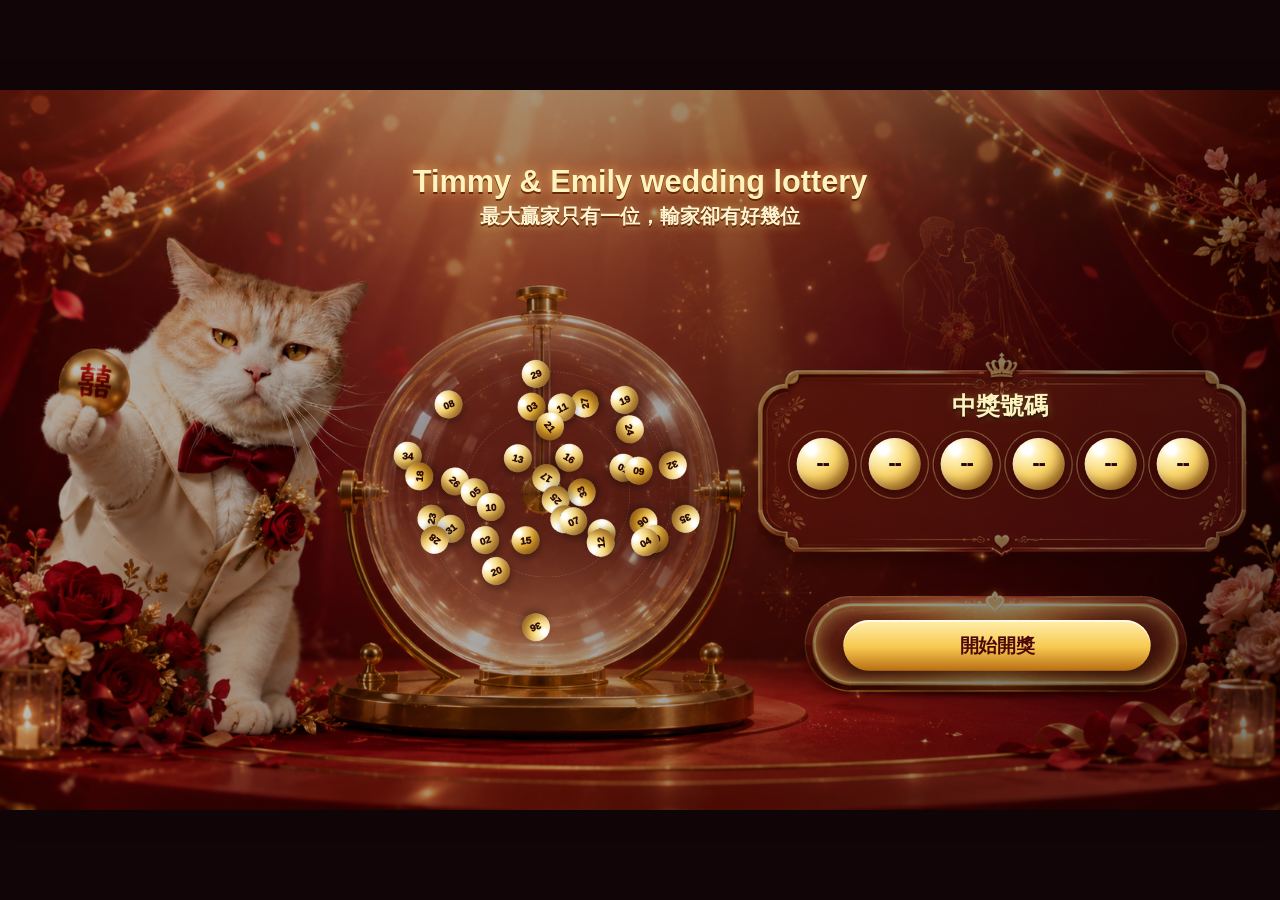
<file: index.html>
<!DOCTYPE html>
<html lang="zh-Hant">
<head>
  <meta charset="UTF-8">
  <meta name="viewport" content="width=device-width, initial-scale=1.0">
  <title>Timmy & Emily WEDDING LOTTERY</title>
  <link rel="stylesheet" href="styles.css">
</head>
<body>
  <main class="stage app" aria-labelledby="app-title">
    <h1 id="app-title" class="visually-hidden">大樂透開獎</h1>
    <p class="stage-title" aria-hidden="true">Timmy &amp; Emily wedding lottery</p>
    <p class="stage-subtitle" aria-hidden="true">最大贏家只有一位，輸家卻有好幾位</p>

    <section class="lottery-machine-wrapper" aria-label="婚禮樂透開獎機">
      <div class="machine-ring">
        <div class="ring-line ring-line-a"></div>
        <div class="ring-line ring-line-b"></div>
        <div id="poolBalls" class="pool-balls" aria-hidden="true"></div>
      </div>
    </section>

    <section class="result-panel" aria-live="polite">
      <p id="winnerTitle" class="result-title winner-title">中獎號碼</p>
      <div class="result-balls balls-board" aria-label="開獎號碼">
        <div class="result-ball winner-ball lotto-ball">--</div>
        <div class="result-ball winner-ball lotto-ball">--</div>
        <div class="result-ball winner-ball lotto-ball">--</div>
        <div class="result-ball winner-ball lotto-ball">--</div>
        <div class="result-ball winner-ball lotto-ball">--</div>
        <div class="result-ball winner-ball lotto-ball">--</div>
      </div>
    </section>

    <button id="drawButton" class="draw-button" type="button">開始開獎</button>

    <aside id="adminPanel" class="admin-panel is-hidden" aria-labelledby="admin-title">
      <div>
        <p class="eyebrow">MANAGER</p>
        <h2 id="admin-title">管理模式</h2>
      </div>
      <label for="adminNumbers1">指定號碼1</label>
      <input
        id="adminNumbers1"
        type="text"
        inputmode="numeric"
        autocomplete="off"
        placeholder="例如：3,8,12,19,25,36"
      >
      <label for="adminNumbers2">指定號碼2</label>
      <input
        id="adminNumbers2"
        type="text"
        inputmode="numeric"
        autocomplete="off"
        placeholder="例如：1,6,14,20,28,33"
      >
      <p id="message" class="message" role="status">按 M 可切換管理區顯示或隱藏。</p>
    </aside>
  </main>

  <script src="script.js"></script>
</body>
</html>
</file>
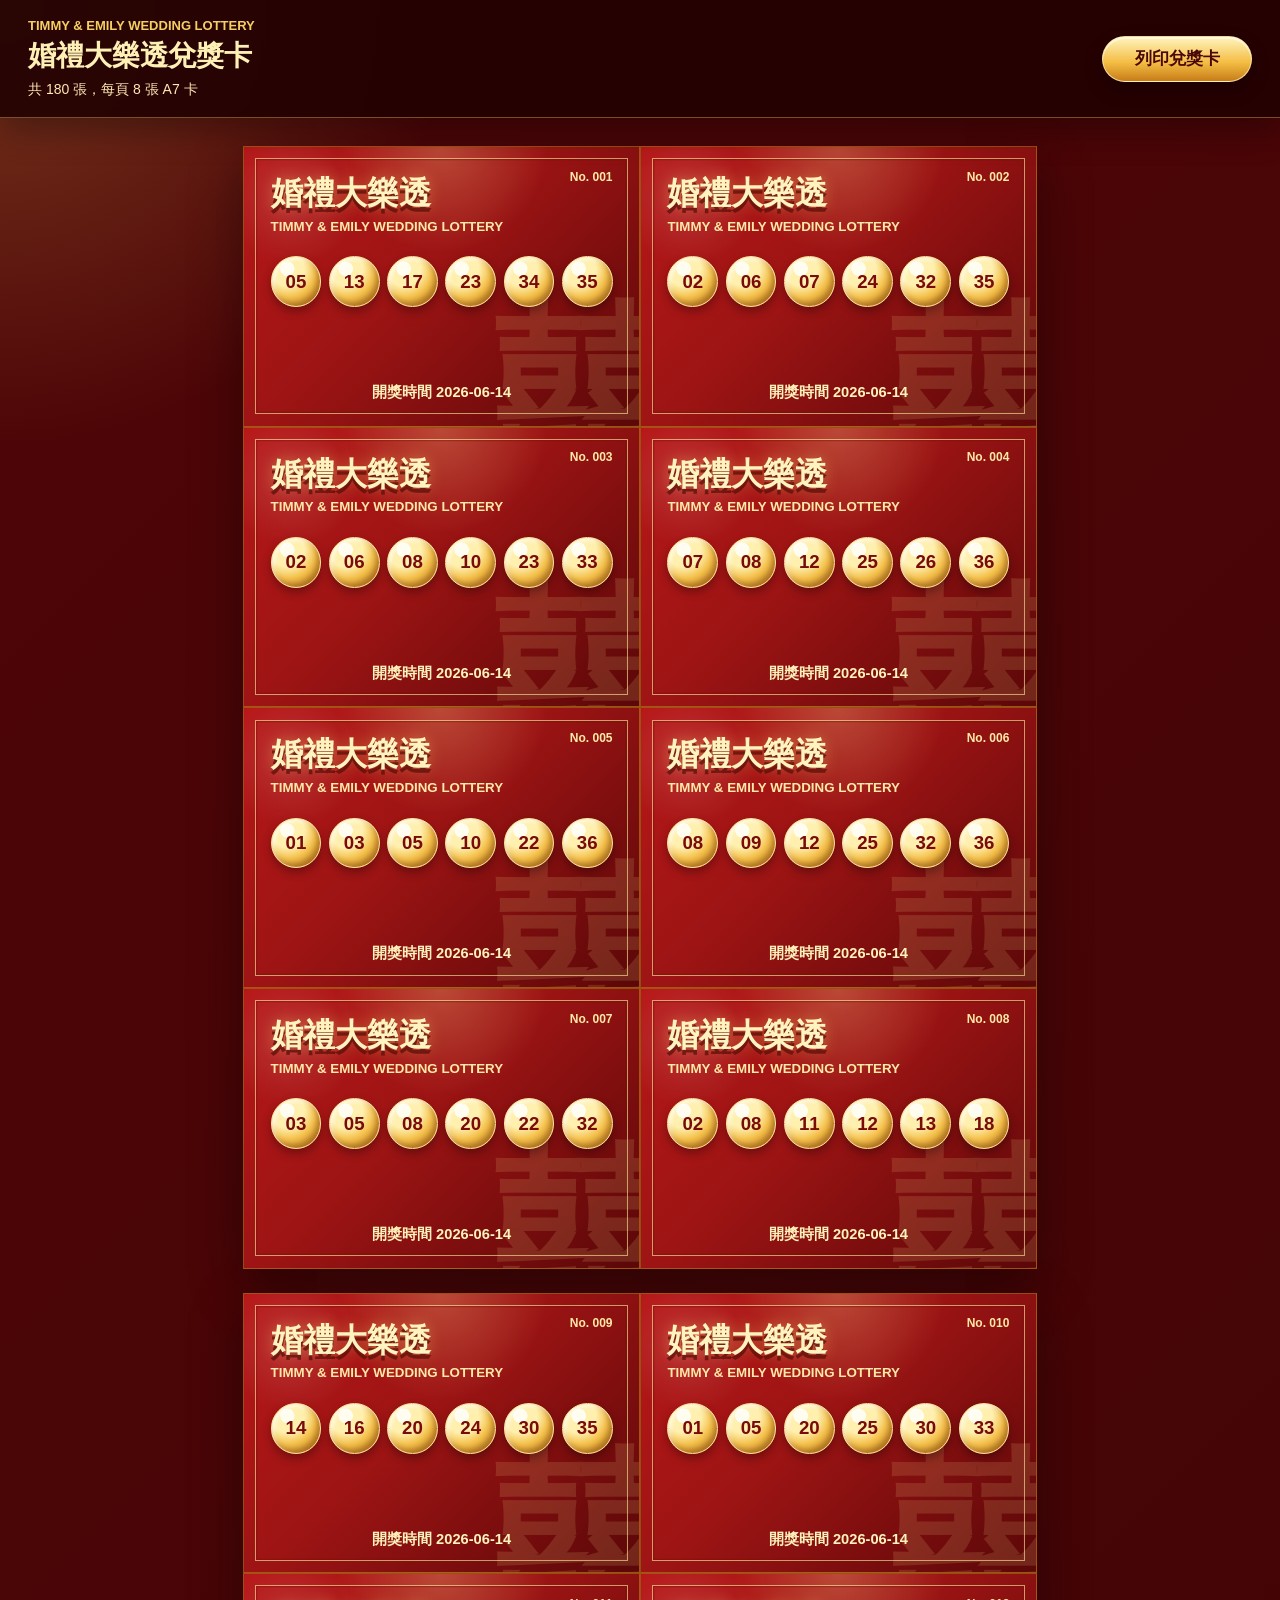
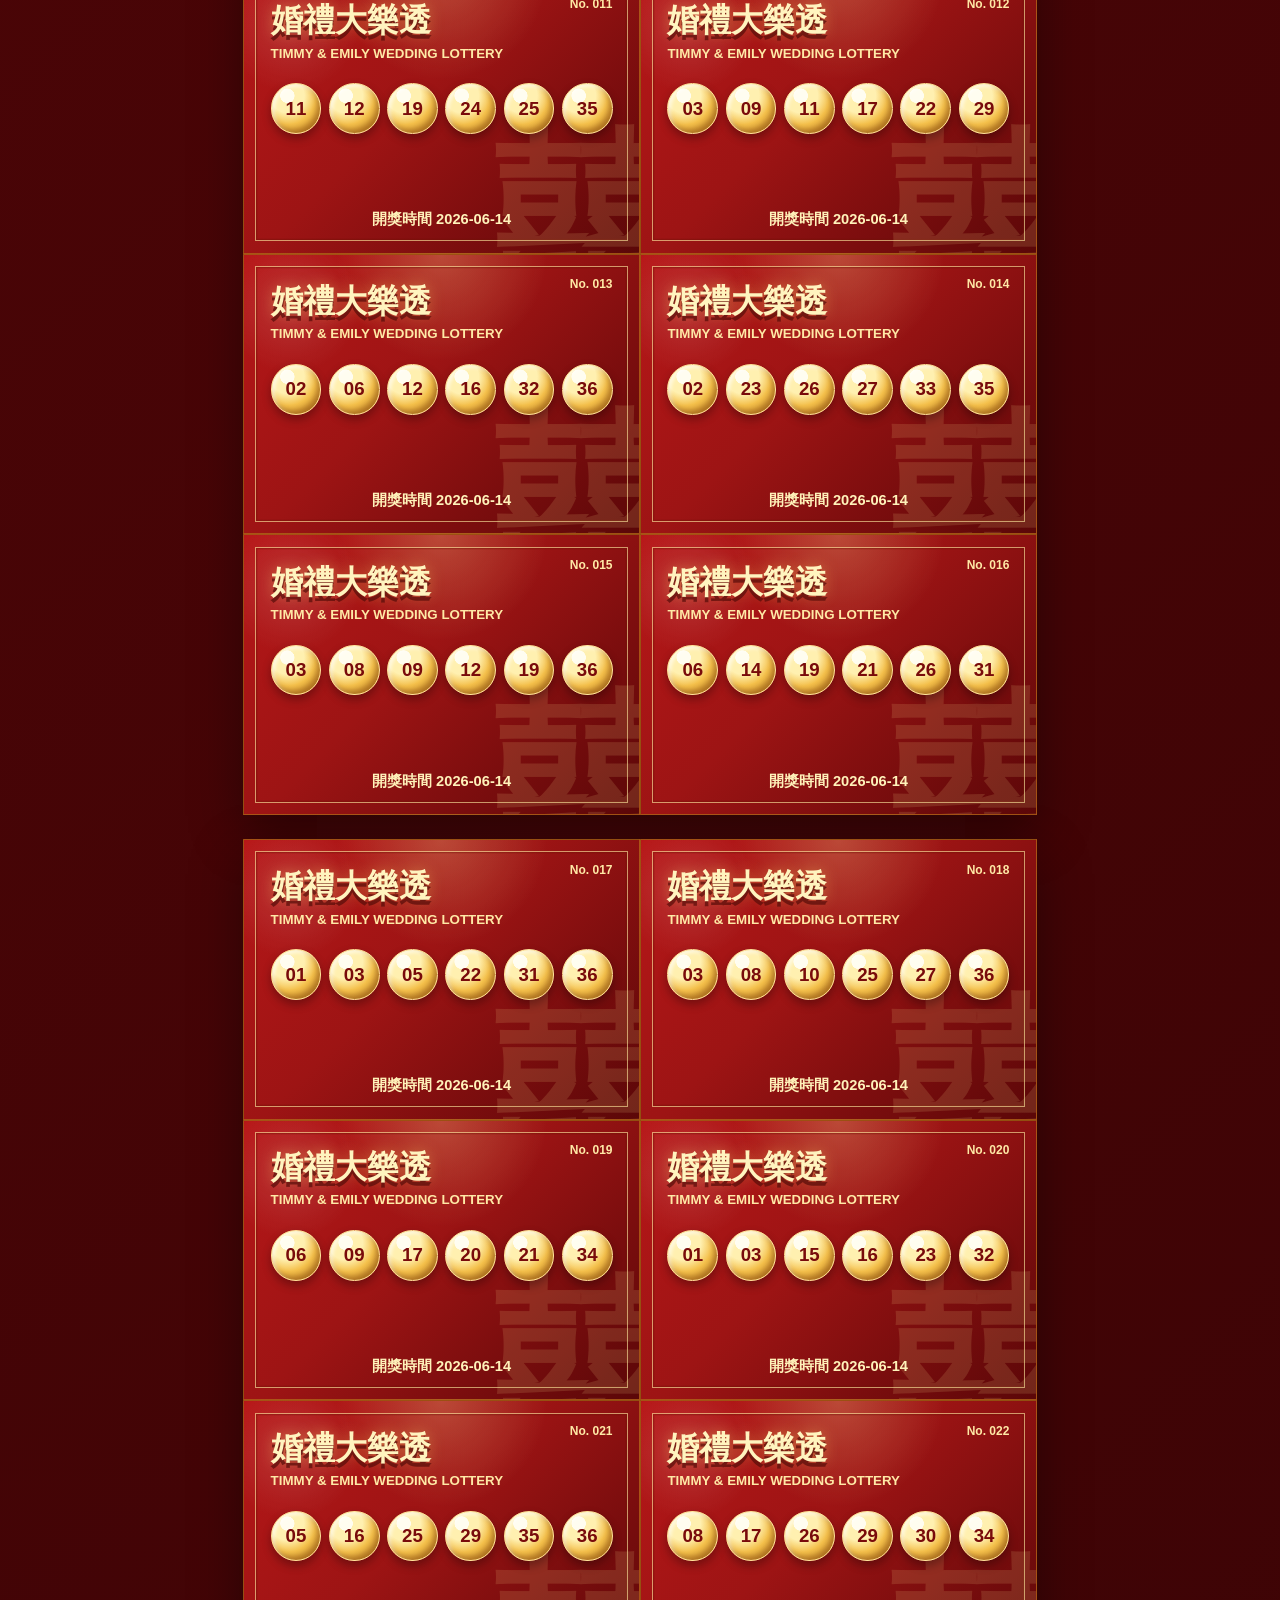
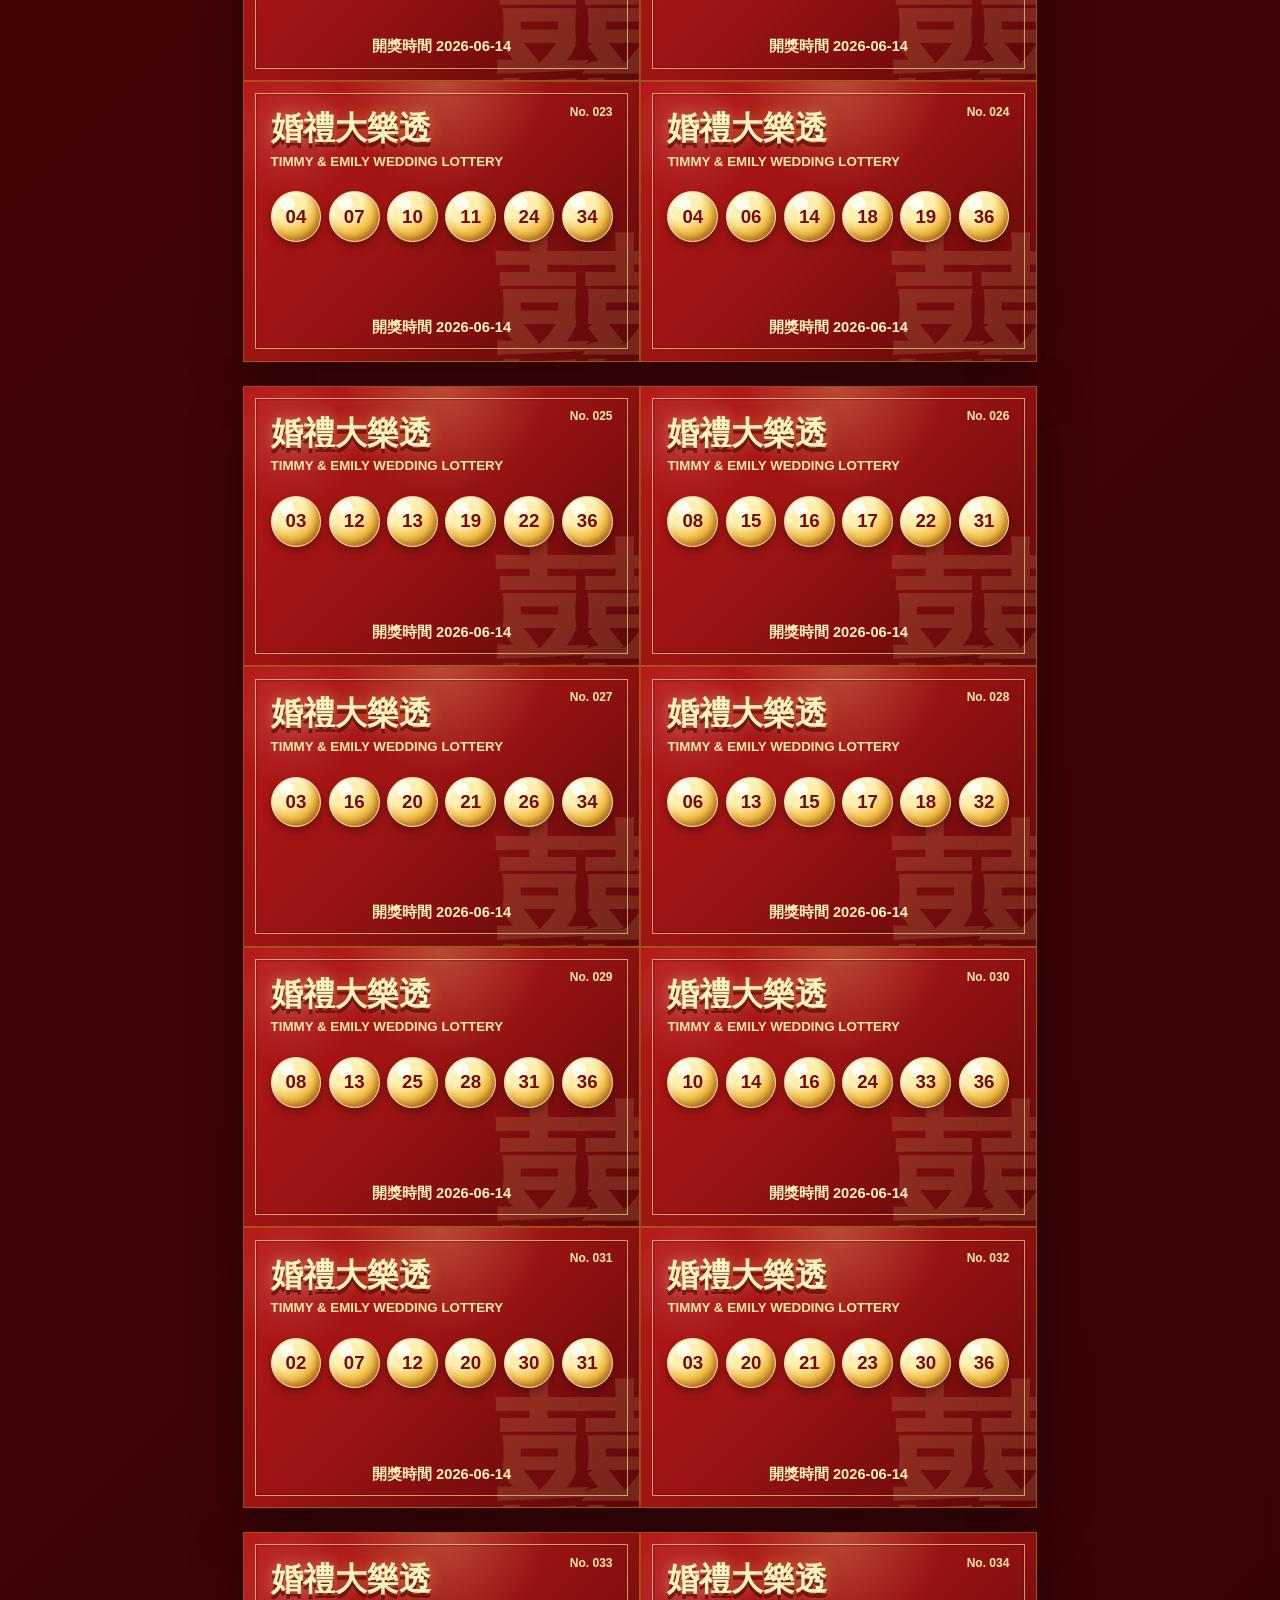
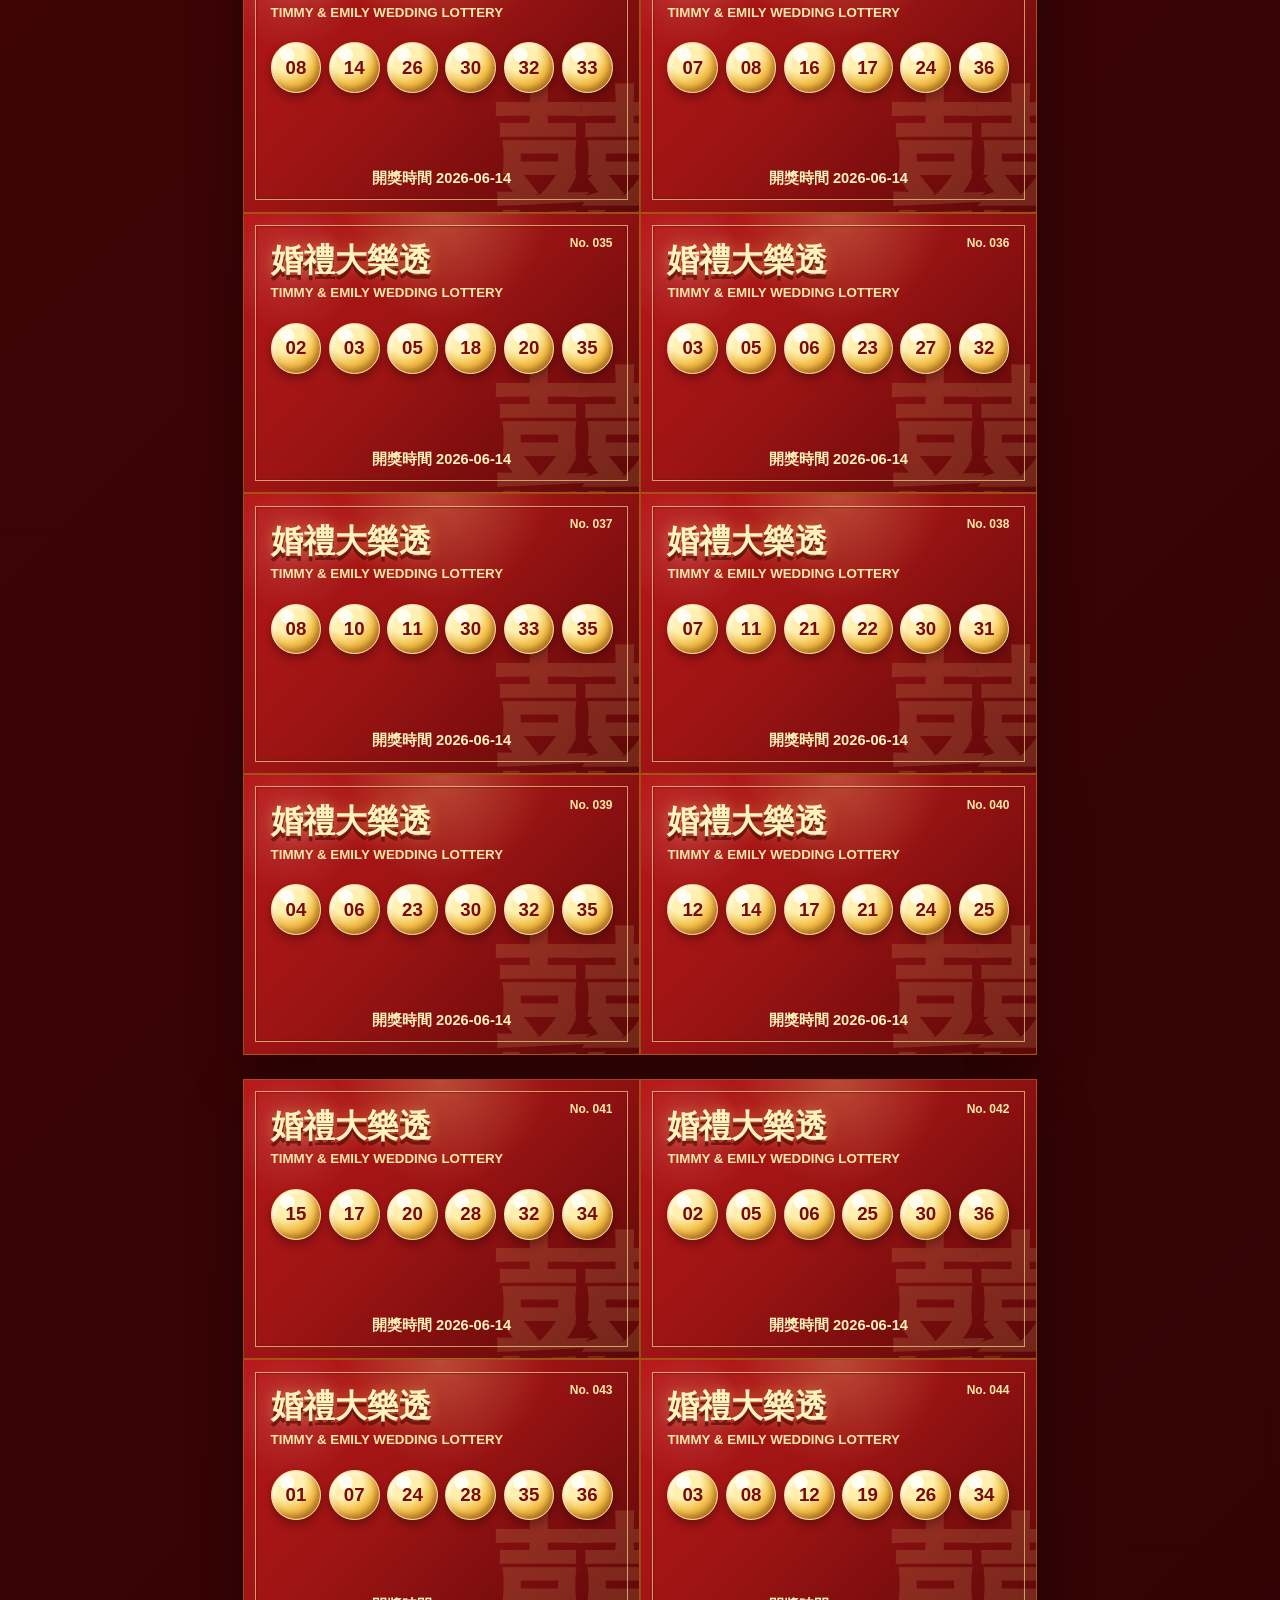
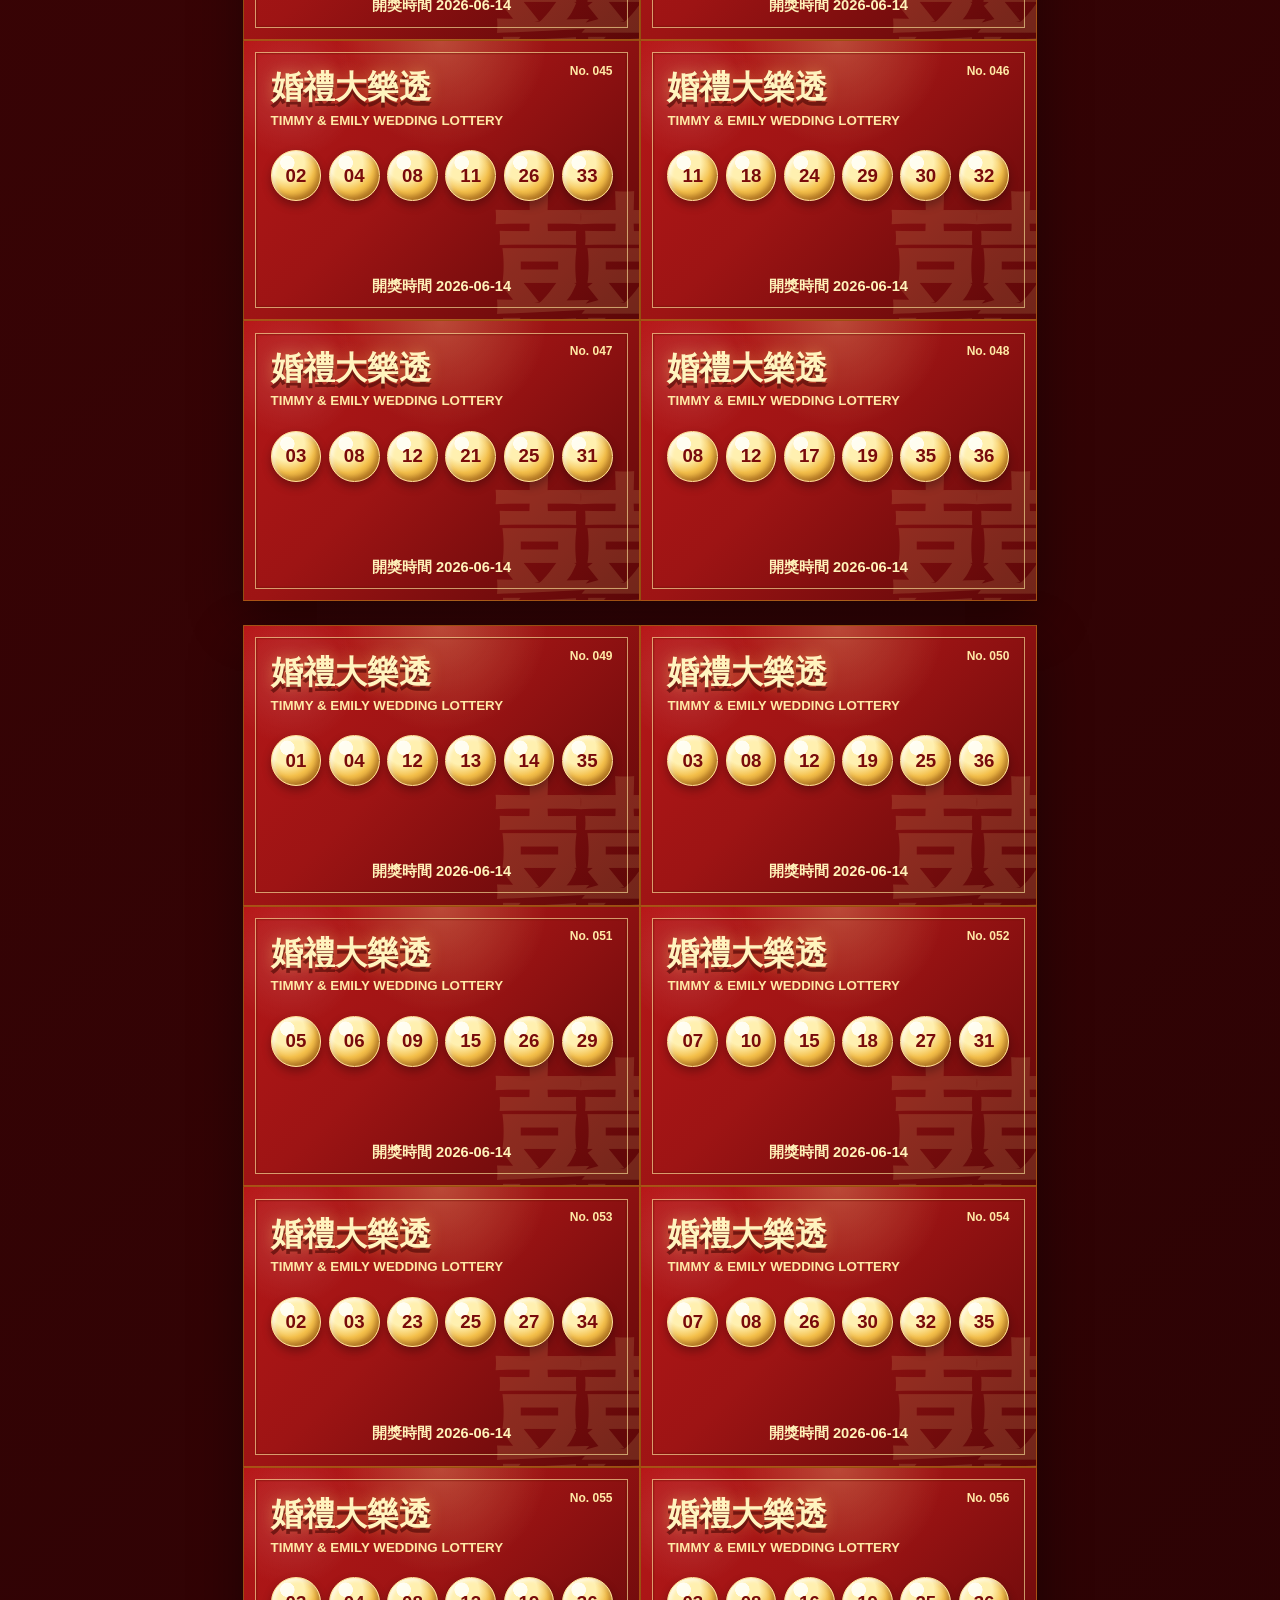
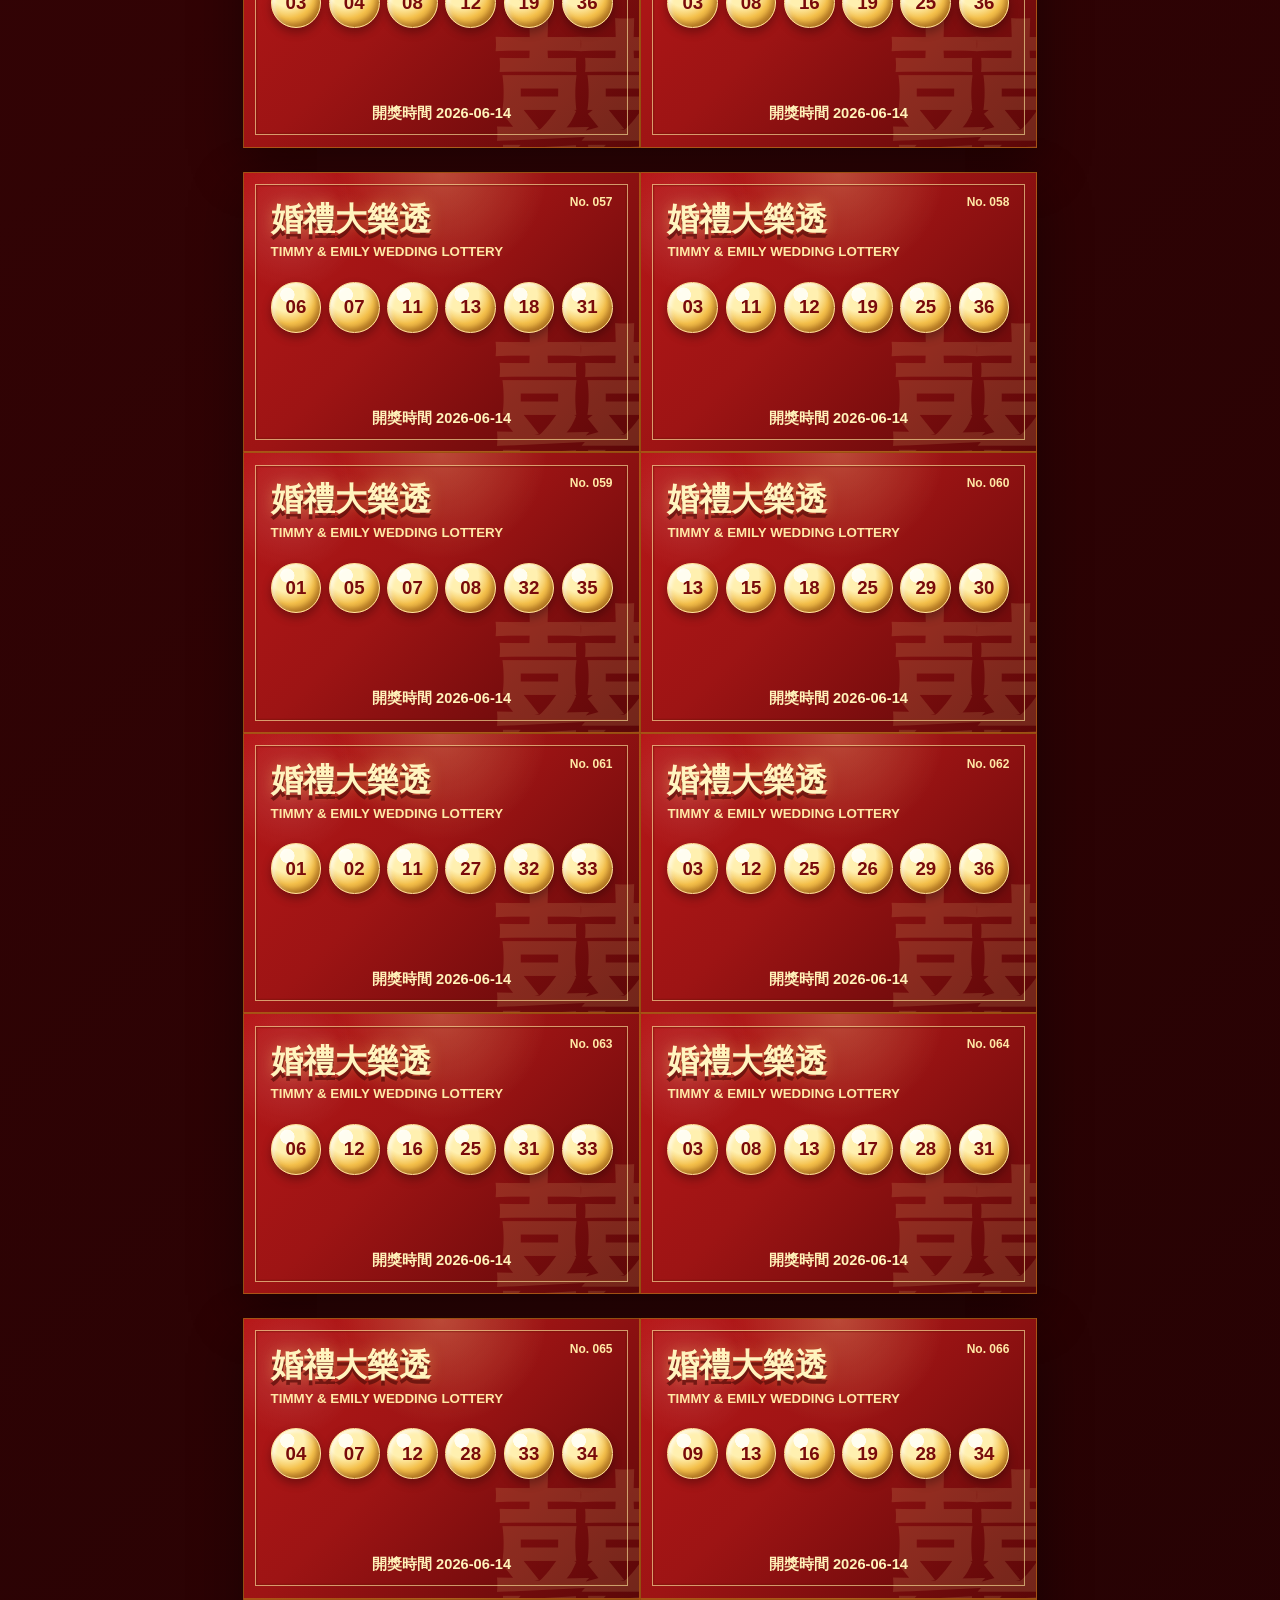
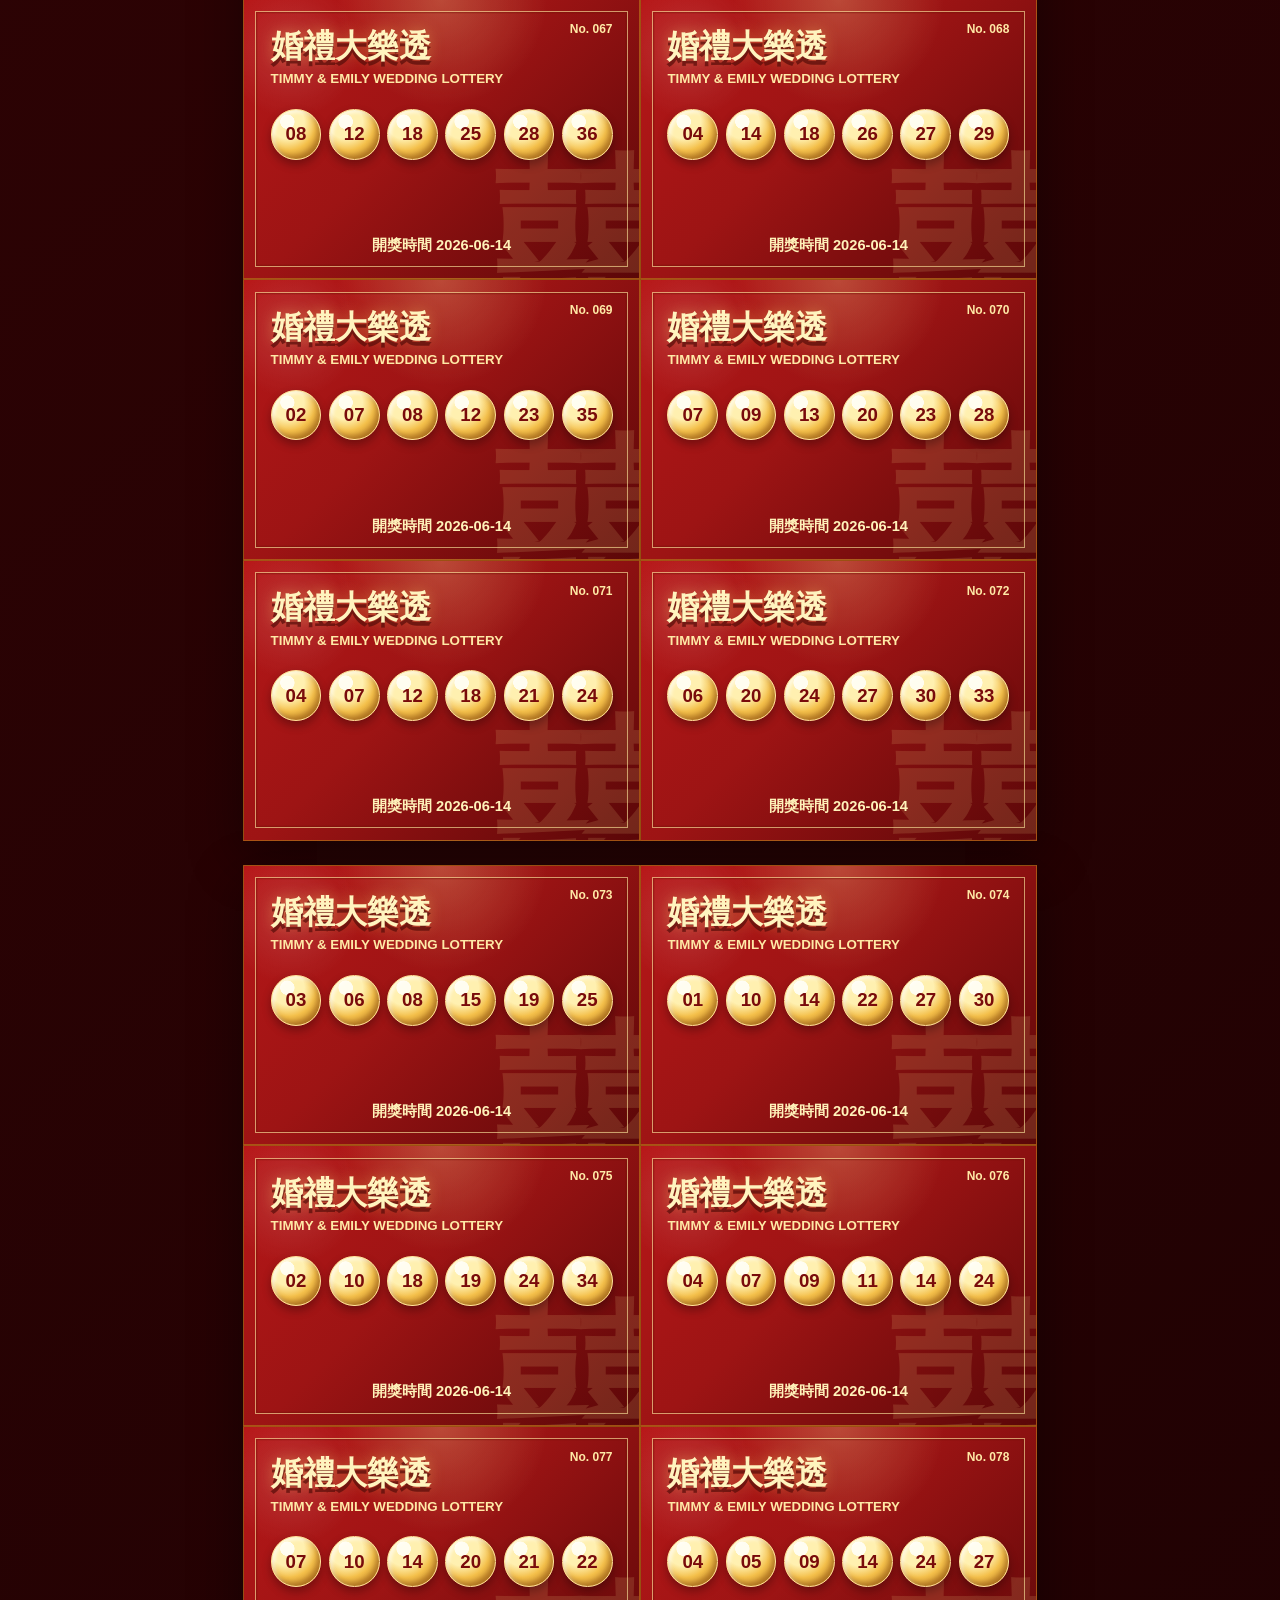
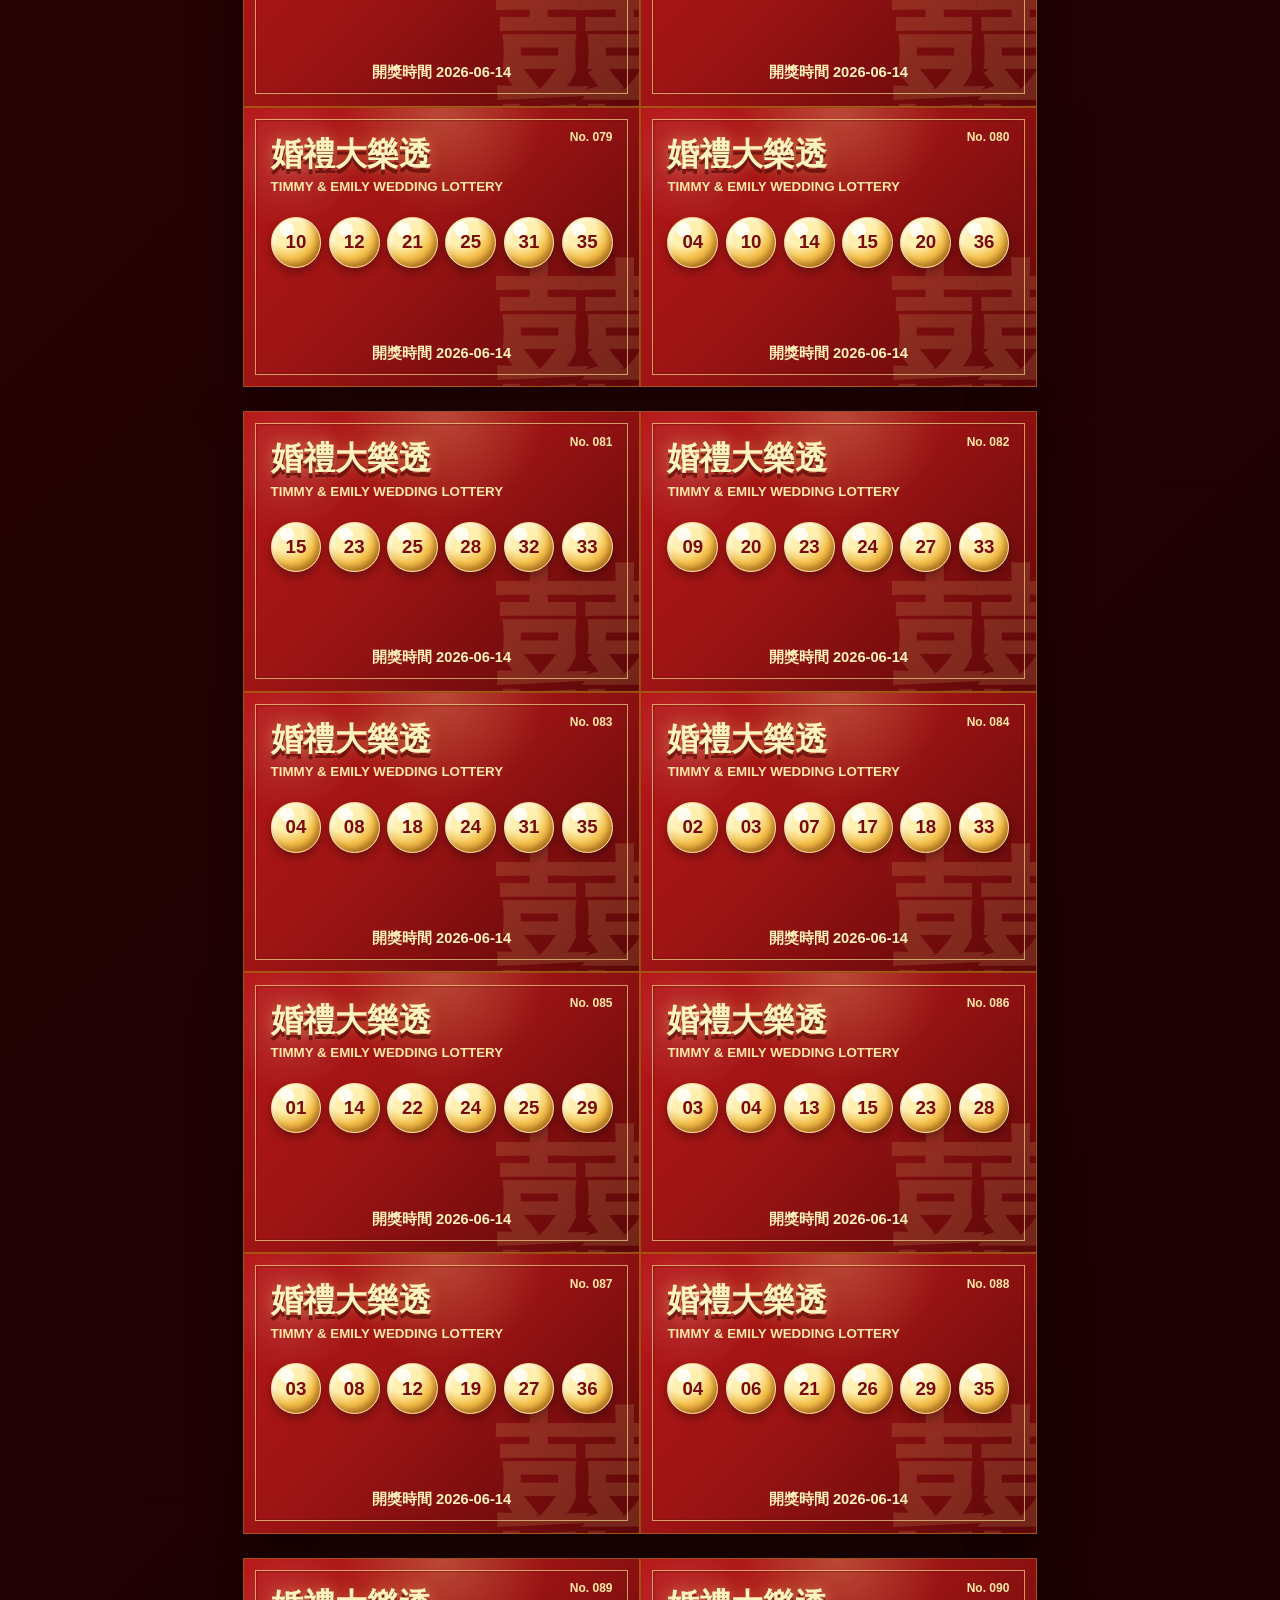
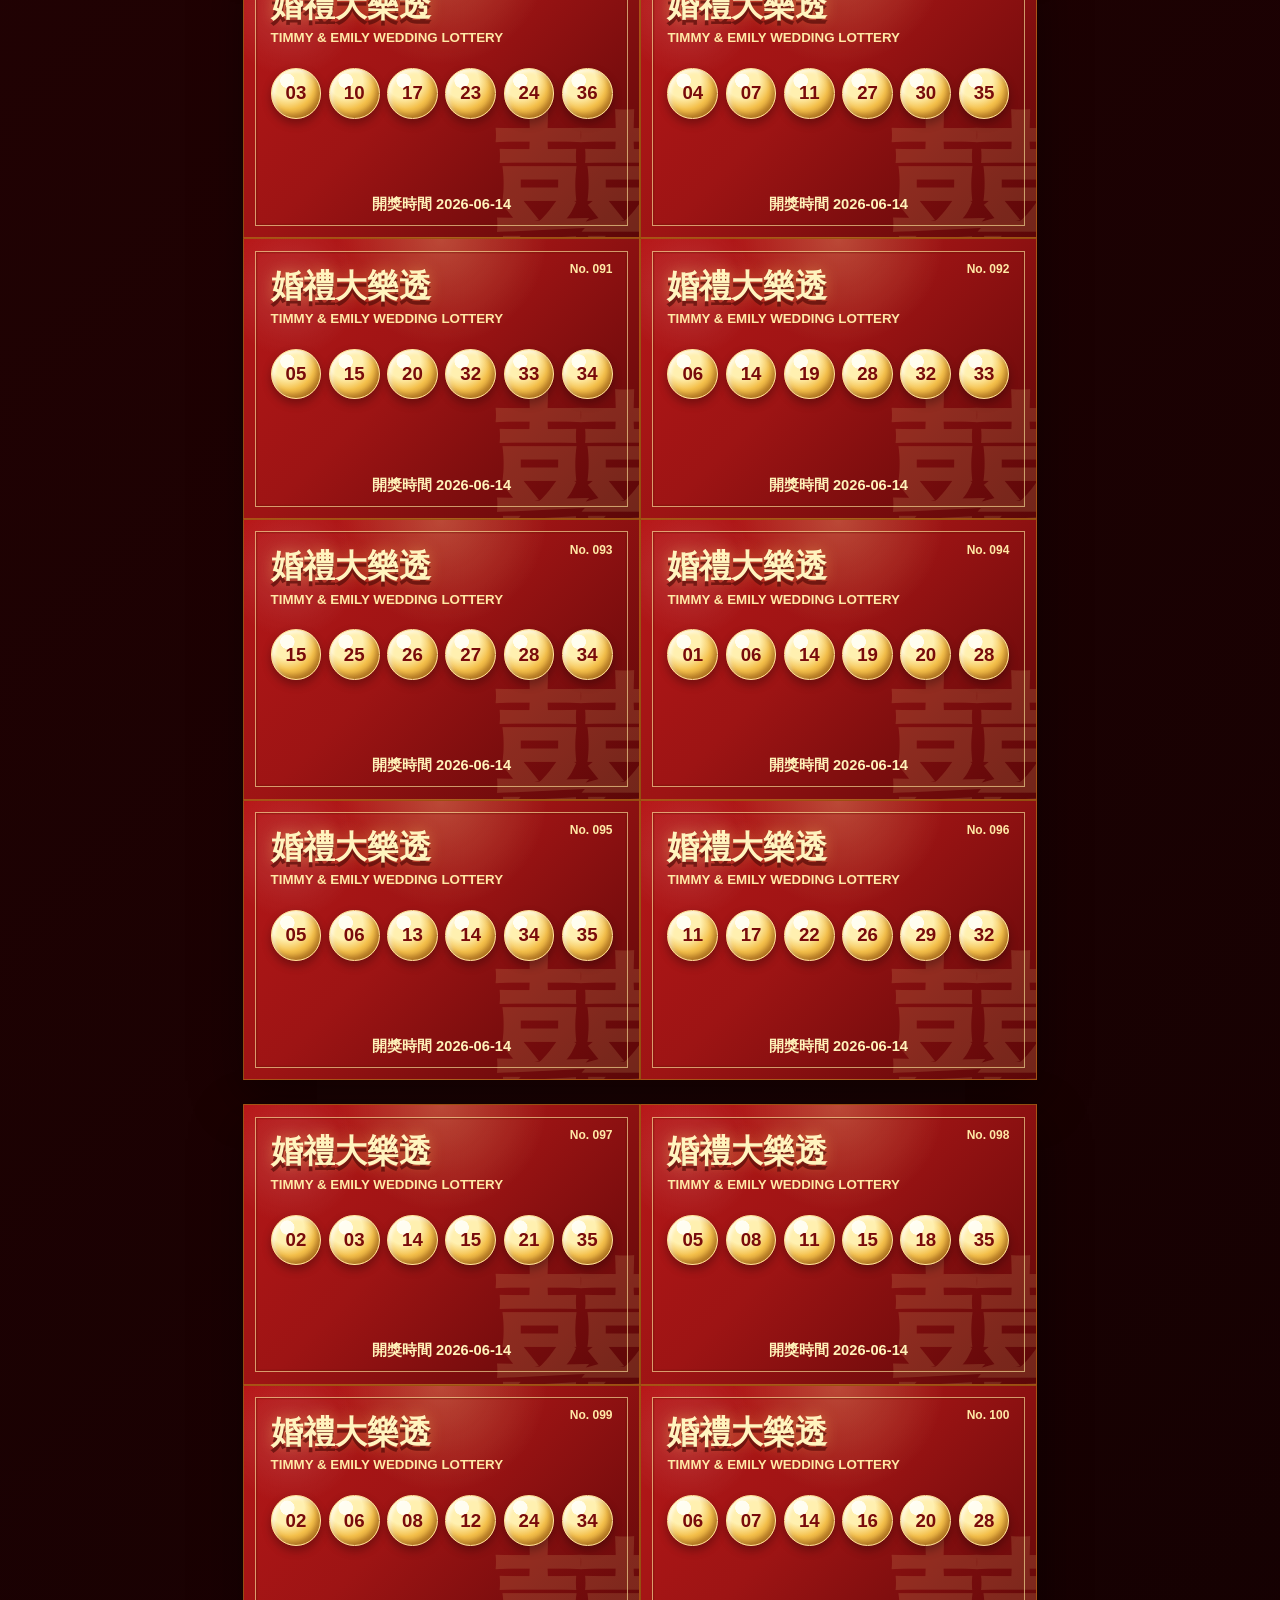
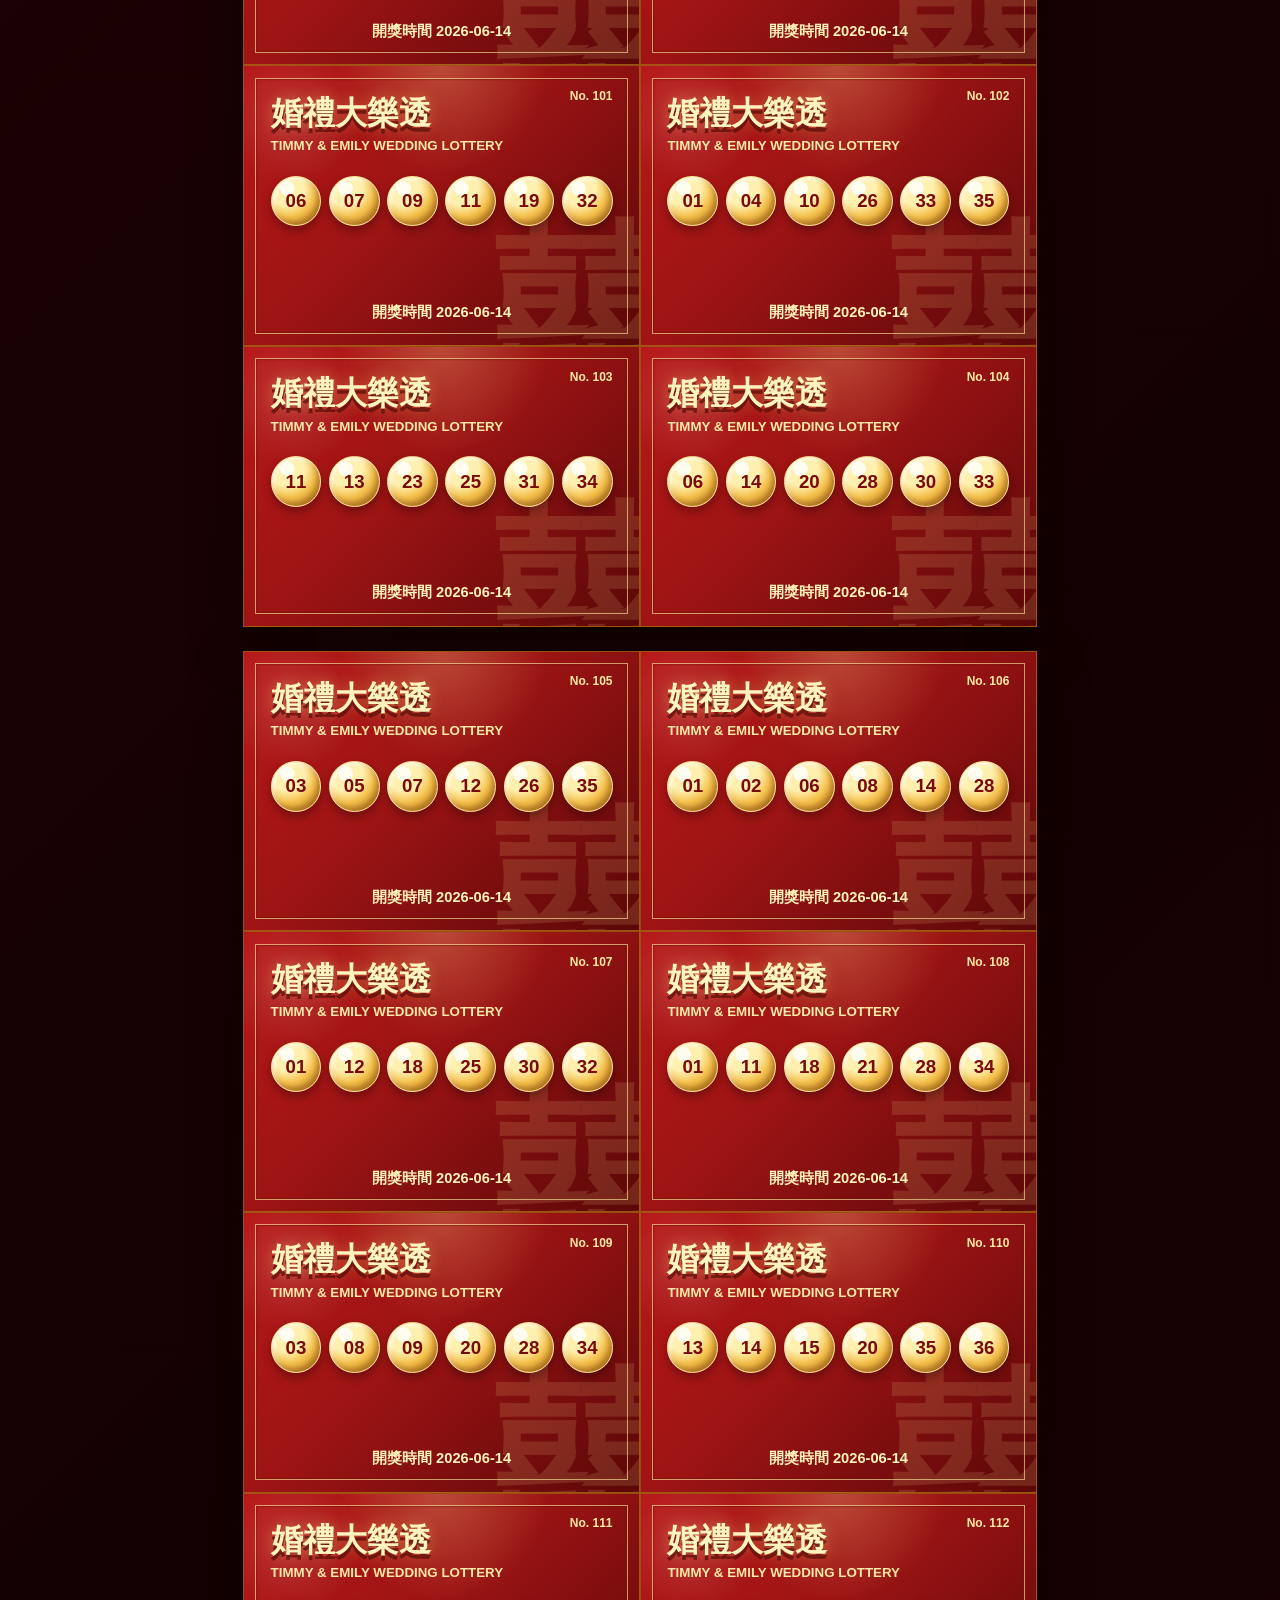
<file: cards.html>
<!DOCTYPE html>
<html lang="zh-Hant">
<head>
  <meta charset="UTF-8">
  <meta name="viewport" content="width=device-width, initial-scale=1.0">
  <title>婚禮大樂透兌獎卡</title>
  <link rel="stylesheet" href="cards.css">
</head>
<body>
  <header class="print-toolbar">
    <div>
      <p class="toolbar-kicker">Timmy &amp; Emily Wedding Lottery</p>
      <h1>婚禮大樂透兌獎卡</h1>
      <p id="cardCount">準備兌獎卡中</p>
    </div>
    <button type="button" onclick="window.print()">列印兌獎卡</button>
  </header>

  <main id="cardsRoot" class="cards-root" aria-live="polite"></main>

  <script src="cards-data.js"></script>
  <script src="cards.js"></script>
</body>
</html>
</file>
<file: styles.css>
:root {
  --gold: #f8d46a;
  --gold-light: #fff3bf;
  --gold-dark: #9c6213;
  --ink: #2a0908;
  --white: #fff9ee;
  --muted: #f3d8bd;
}

* {
  box-sizing: border-box;
}

html,
body {
  width: 100%;
  height: 100%;
}

body {
  margin: 0;
  width: 100vw;
  height: 100vh;
  color: var(--white);
  font-family: "Microsoft JhengHei", "Noto Sans TC", Arial, sans-serif;
  overflow: hidden;
  background: #120508;
}

.stage,
.app {
  --stage-scale: 1;
  position: fixed;
  left: 50%;
  top: 50%;
  z-index: 1;
  width: 1920px;
  height: 1080px;
  aspect-ratio: 16 / 9;
  overflow: hidden;
  background-image: url("./assets/cat-lottery-bg.png");
  background-size: cover;
  background-position: center;
  background-repeat: no-repeat;
  box-shadow: 0 0 40px rgba(0, 0, 0, 0.35);
  transform: translate(-50%, -50%) scale(var(--stage-scale));
  transform-origin: center center;
}

.stage::before,
.app::before {
  position: absolute;
  inset: 0;
  z-index: 0;
  pointer-events: none;
  content: "";
  background:
    linear-gradient(90deg, rgba(0, 0, 0, 0.1), rgba(0, 0, 0, 0.18) 42%, rgba(0, 0, 0, 0.4)),
    rgba(0, 0, 0, 0.18);
}

.lottery-machine-wrapper,
.result-panel,
.draw-button,
.admin-panel,
.stage-title,
.stage-subtitle {
  z-index: 1;
}

.visually-hidden {
  width: 1px;
  height: 1px;
  margin: -1px;
  padding: 0;
  border: 0;
  position: absolute;
  overflow: hidden;
  clip: rect(0 0 0 0);
  white-space: nowrap;
}

.stage-title {
  position: absolute;
  left: 50%;
  top: 112px;
  width: 980px;
  margin: 0;
  transform: translateX(-50%);
  color: var(--gold-light);
  font-size: 46px;
  font-weight: 900;
  line-height: 1.1;
  text-align: center;
  text-shadow:
    0 3px 0 rgba(88, 29, 0, 0.85),
    0 0 18px rgba(248, 212, 106, 0.72),
    0 0 34px rgba(255, 77, 53, 0.48);
  text-transform: none;
}

.stage-subtitle {
  position: absolute;
  left: 50%;
  top: 172px;
  width: 900px;
  margin: 0;
  transform: translateX(-50%);
  color: #fff4d1;
  font-size: 30px;
  font-weight: 800;
  line-height: 1.2;
  text-align: center;
  text-shadow:
    0 2px 0 rgba(88, 29, 0, 0.78),
    0 0 16px rgba(248, 212, 106, 0.58);
}

.lottery-machine-wrapper {
  position: absolute;
  left: 560px;
  top: 350px;
  width: 520px;
  height: 515px;
  background: transparent;
  border: none !important;
  box-shadow: none !important;
}

.machine-ring {
  width: 100%;
  height: 100%;
  position: relative;
  border: none;
  border-radius: 50%;
  background: transparent;
  box-shadow: none;
}

.ring-line {
  position: absolute;
  inset: 14%;
  border: 1px dashed rgba(255, 244, 203, 0.22);
  border-radius: 50%;
  animation: spin 4.2s linear infinite;
}

.ring-line-b {
  inset: 26%;
  animation-duration: 2.7s;
  animation-direction: reverse;
}

.pool-balls {
  position: absolute;
  inset: 0;
  overflow: visible;
}

.pool-ball,
.result-ball {
  border-radius: 50%;
  display: flex;
  align-items: center;
  justify-content: center;
  color: var(--ink);
  font-weight: 950;
  background:
    radial-gradient(circle at 28% 22%, #fff 0 9%, var(--gold-light) 17%, var(--gold) 46%, var(--gold-dark) 100%);
  box-shadow:
    inset -0.55vw -0.65vw 1vw rgba(66, 20, 0, 0.32),
    inset 0.35vw 0.35vw 0.65vw rgba(255, 255, 255, 0.34),
    0 0.55vw 0.9vw rgba(0, 0, 0, 0.3);
}

.pool-ball {
  width: 42px;
  height: 42px;
  position: absolute;
  left: 50%;
  top: 50%;
  font-size: 15px;
  transform: translate(-50%, -50%);
  will-change: transform;
}

.pool-ball:nth-child(3n) {
  background:
    radial-gradient(circle at 28% 22%, #fff 0 9%, #ffe9a7 17%, #f1bd38 46%, #955712 100%);
}

.pool-ball:nth-child(4n) {
  background:
    radial-gradient(circle at 28% 22%, #fff 0 9%, #fff1bf 17%, #ffd968 46%, #a66615 100%);
}

.machine-ring.is-drawing .pool-ball {
  filter: saturate(1.18) brightness(1.04);
}

.result-panel,
.winner-panel,
.number-panel {
  position: absolute;
  left: 1195px;
  top: 450px;
  width: 618px;
  height: 190px;
  background: transparent !important;
  border: none !important;
  box-shadow: none !important;
}

.result-title,
.winner-title {
  position: absolute;
  left: 0;
  top: 0;
  width: 610px;
  height: 48px;
  margin: 0;
  color: var(--gold-light);
  text-align: center;
  font-size: 36px;
  font-weight: 950;
  line-height: 48px;
  text-shadow:
    0 0.18vw 0.45vw rgba(0, 0, 0, 0.72),
    0 0 1vw rgba(248, 212, 106, 0.42);
}

.winner-title.is-complete {
  animation: winnerPop 0.7s ease both;
}

.result-balls,
.winner-balls {
  position: absolute;
  left: 0;
  top: 68px;
  width: 610px;
  height: 86px;
  display: flex;
  justify-content: space-between;
  align-items: center;
  gap: 0;
}

.balls-board {
  width: 100%;
  margin: 0;
  padding: 0;
  background: transparent;
  border: none;
  box-shadow: none;
}

.result-ball,
.winner-ball {
  width: 78px;
  height: 78px;
  border-radius: 50%;
  font-size: 28px;
  line-height: 78px;
  text-align: center;
}

.result-ball.rolling {
  animation: ballReveal 0.86s cubic-bezier(0.16, 0.86, 0.28, 1.2);
}

.result-ball.settled {
  animation: settleBounce 0.42s ease;
}

.draw-button,
#drawButton,
.start-button {
  position: absolute;
  left: 1265px;
  top: 795px;
  width: 461px;
  height: 76px;
  min-width: 0;
  min-height: 0;
  border: 0;
  border-radius: 38px;
  color: #4b0708;
  cursor: pointer;
  font: inherit;
  font-size: 28px;
  font-weight: 950;
  line-height: 76px;
  background: linear-gradient(180deg, #fff0ae, #f7c84f 54%, #b86f13);
  box-shadow:
    0 1vw 1.6vw rgba(0, 0, 0, 0.34),
    inset 0 3px 0 rgba(255, 255, 255, 0.66);
  transition: transform 0.2s ease, filter 0.2s ease;
}

.draw-button:hover:not(:disabled) {
  transform: translateY(-2px);
}

.draw-button:disabled {
  cursor: wait;
  filter: grayscale(0.35) brightness(0.82);
}

.admin-panel {
  width: min(360px, calc(100vw - 32px));
  padding: 20px;
  border: 1px solid rgba(255, 226, 160, 0.36);
  border-radius: 8px;
  position: fixed;
  right: 24px;
  bottom: 24px;
  z-index: 4;
  background: rgba(34, 5, 8, 0.92);
  box-shadow: 0 18px 42px rgba(0, 0, 0, 0.42);
  backdrop-filter: blur(18px);
}

.admin-panel.is-hidden {
  display: none;
}

.eyebrow {
  margin: 0 0 8px;
  color: var(--gold);
  font-size: 0.78rem;
  font-weight: 900;
  letter-spacing: 0.14em;
}

h2,
p {
  margin-top: 0;
}

h2 {
  margin-bottom: 0;
  font-size: 1.3rem;
}

label {
  display: block;
  margin: 18px 0 8px;
  color: var(--gold-light);
  font-weight: 900;
}

input {
  width: 100%;
  min-height: 48px;
  padding: 0 14px;
  border: 1px solid rgba(255, 226, 160, 0.3);
  border-radius: 8px;
  color: var(--white);
  font: inherit;
  background: rgba(0, 0, 0, 0.28);
  outline: none;
}

input:focus {
  border-color: var(--gold);
  box-shadow: 0 0 0 3px rgba(248, 212, 106, 0.2);
}

.message {
  min-height: 44px;
  margin: 12px 0 0;
  color: var(--muted);
  font-size: 0.9rem;
  line-height: 1.5;
}

.message.error {
  color: #ffb7bd;
}

.message.success {
  color: var(--gold-light);
}

.main-card,
.lottery-card,
.app-card,
.panel {
  background: transparent !important;
  border: none !important;
  box-shadow: none !important;
}

@keyframes spin {
  to {
    transform: rotate(360deg);
  }
}

@keyframes ballReveal {
  0% {
    opacity: 0;
    transform: translate(-3.5vw, -6vw) rotate(-240deg) scale(0.58);
  }

  54% {
    opacity: 1;
    transform: translate(0.8vw, 0.8vw) rotate(46deg) scale(1.13);
  }

  78% {
    transform: translate(-0.2vw, -0.6vw) rotate(-14deg) scale(0.98);
  }

  100% {
    transform: translate(0) rotate(0) scale(1);
  }
}

@keyframes settleBounce {
  50% {
    transform: translateY(-0.6vw) scale(1.04);
  }
}

@keyframes winnerPop {
  0% {
    opacity: 0;
    transform: translateY(14px) scale(0.94);
  }

  100% {
    opacity: 1;
    transform: translateY(0) scale(1);
  }
}
</file>
<file: cards.css>
:root {
  --red: #9d1414;
  --red-deep: #5b0708;
  --red-dark: #320304;
  --gold: #f6cf63;
  --gold-light: #fff1b6;
  --gold-dark: #a76a14;
  --paper: #fff8ea;
  --ink: #3a0808;
}

* {
  box-sizing: border-box;
}

html,
body {
  min-height: 100%;
}

body {
  margin: 0;
  color: var(--ink);
  font-family: "Microsoft JhengHei", "Noto Sans TC", Arial, sans-serif;
  background:
    radial-gradient(circle at top left, rgba(246, 207, 99, 0.24), transparent 28rem),
    linear-gradient(135deg, #4f0507, #140102 58%, #320304);
}

.print-toolbar {
  position: sticky;
  top: 0;
  z-index: 10;
  display: flex;
  justify-content: space-between;
  gap: 24px;
  align-items: center;
  padding: 18px 28px;
  color: var(--gold-light);
  background: rgba(35, 2, 3, 0.92);
  border-bottom: 1px solid rgba(246, 207, 99, 0.38);
  box-shadow: 0 12px 32px rgba(0, 0, 0, 0.32);
}

.print-toolbar h1,
.print-toolbar p {
  margin: 0;
}

.print-toolbar h1 {
  margin-top: 4px;
  font-size: 28px;
  letter-spacing: 0;
}

.toolbar-kicker {
  color: var(--gold);
  font-size: 13px;
  font-weight: 800;
  text-transform: uppercase;
}

#cardCount {
  margin-top: 6px;
  color: #ffe9b4;
  font-size: 14px;
}

.print-toolbar button {
  min-width: 150px;
  height: 46px;
  border: 1px solid rgba(255, 241, 182, 0.78);
  border-radius: 23px;
  color: #4b0707;
  cursor: pointer;
  font-size: 17px;
  font-weight: 900;
  background: linear-gradient(180deg, #fff4bf, #f4bd43 58%, #c77c18);
  box-shadow: 0 8px 18px rgba(0, 0, 0, 0.28), inset 0 2px 0 rgba(255, 255, 255, 0.6);
}

.cards-root {
  padding: 28px 0 60px;
}

.print-page {
  width: 210mm;
  height: 297mm;
  display: grid;
  grid-template-columns: repeat(2, 105mm);
  grid-template-rows: repeat(4, 74.25mm);
  margin: 0 auto 24px;
  overflow: hidden;
  background: #fff;
  box-shadow: 0 18px 48px rgba(0, 0, 0, 0.38);
}

.lottery-card {
  position: relative;
  width: 105mm;
  height: 74.25mm;
  padding: 8mm 7mm 6mm;
  overflow: hidden;
  color: var(--gold-light);
  border: 0.25mm solid rgba(167, 106, 20, 0.72);
  background:
    radial-gradient(circle at 50% 0%, rgba(255, 237, 162, 0.24), transparent 28mm),
    radial-gradient(circle at 12% 18%, rgba(255, 255, 255, 0.13), transparent 18mm),
    linear-gradient(135deg, #b71718, var(--red) 44%, var(--red-deep));
}

.lottery-card::before {
  position: absolute;
  inset: 3mm;
  pointer-events: none;
  content: "";
  border: 0.35mm solid rgba(255, 237, 162, 0.62);
  box-shadow: inset 0 0 0 0.35mm rgba(112, 17, 7, 0.42);
}

.lottery-card::after {
  position: absolute;
  right: -13mm;
  bottom: -19mm;
  width: 52mm;
  height: 52mm;
  pointer-events: none;
  content: "囍";
  color: rgba(255, 226, 142, 0.14);
  font-size: 47mm;
  font-weight: 900;
  line-height: 1;
}

.card-badge {
  position: absolute;
  top: 6mm;
  right: 7mm;
  z-index: 1;
  margin: 0;
  color: #ffe9a6;
  font-size: 9pt;
  font-weight: 900;
}

.lottery-card h2 {
  position: relative;
  z-index: 1;
  margin: 0;
  color: #fff4bf;
  font-size: 24pt;
  font-weight: 900;
  line-height: 1;
  text-shadow: 0 1.2mm 0 rgba(86, 11, 8, 0.7), 0 0 4mm rgba(246, 207, 99, 0.44);
}

.card-subtitle {
  position: relative;
  z-index: 1;
  margin: 2.5mm 0 6mm;
  color: #ffe9a6;
  font-size: 10pt;
  font-weight: 800;
  letter-spacing: 0;
  text-transform: uppercase;
}

.number-list {
  position: relative;
  z-index: 1;
  display: grid;
  grid-template-columns: repeat(6, 1fr);
  gap: 2mm;
  width: 100%;
}

.number-ball {
  display: flex;
  align-items: center;
  justify-content: center;
  aspect-ratio: 1;
  color: #790b0b;
  border: 0.35mm solid #ffe399;
  border-radius: 50%;
  font-size: 14pt;
  font-weight: 900;
  background:
    radial-gradient(circle at 32% 24%, #fffdf0 0 14%, #fff0b0 15% 34%, #f4c04b 58%, #b87516 100%);
  box-shadow:
    inset -0.8mm -1mm 1.4mm rgba(97, 37, 0, 0.34),
    inset 0.7mm 0.7mm 1mm rgba(255, 255, 255, 0.58),
    0 1.2mm 2.4mm rgba(0, 0, 0, 0.3);
}

.draw-date {
  position: absolute;
  left: 7mm;
  right: 7mm;
  bottom: 6.2mm;
  z-index: 1;
  margin: 0;
  color: #fff2ba;
  font-size: 11pt;
  font-weight: 900;
  text-align: center;
}

@page {
  size: A4 portrait;
  margin: 0;
}

@media print {
  html,
  body {
    width: 210mm;
    min-height: 297mm;
    background: #fff;
  }

  .print-toolbar {
    display: none;
  }

  .cards-root {
    padding: 0;
  }

  .print-page {
    margin: 0;
    box-shadow: none;
    break-after: page;
    page-break-after: always;
  }

  .print-page:last-child {
    break-after: auto;
    page-break-after: auto;
  }

  .lottery-card {
    break-inside: avoid;
    page-break-inside: avoid;
    print-color-adjust: exact;
    -webkit-print-color-adjust: exact;
  }
}
</file>
